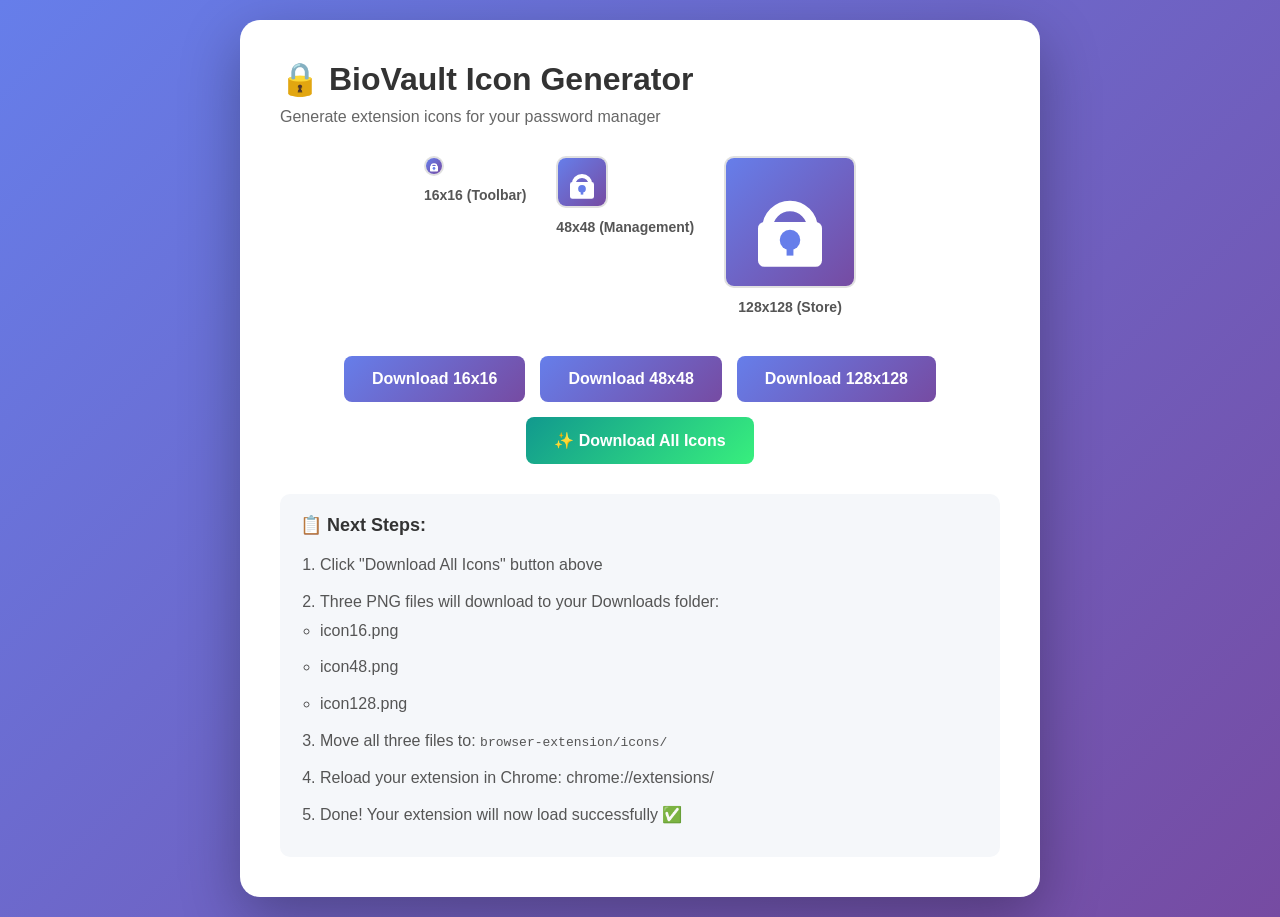
<file: browser-extension/icon-generator.html>
<!DOCTYPE html>
<html lang="en">
<head>
    <meta charset="UTF-8">
    <meta name="viewport" content="width=device-width, initial-scale=1.0">
    <title>BioVault Icon Generator</title>
    <style>
        * {
            margin: 0;
            padding: 0;
            box-sizing: border-box;
        }

        body {
            font-family: -apple-system, BlinkMacSystemFont, 'Segoe UI', Roboto, sans-serif;
            background: linear-gradient(135deg, #667eea 0%, #764ba2 100%);
            min-height: 100vh;
            display: flex;
            align-items: center;
            justify-content: center;
            padding: 20px;
        }

        .container {
            background: white;
            border-radius: 20px;
            padding: 40px;
            max-width: 800px;
            box-shadow: 0 20px 60px rgba(0,0,0,0.3);
        }

        h1 {
            color: #333;
            margin-bottom: 10px;
            font-size: 32px;
        }

        .subtitle {
            color: #666;
            margin-bottom: 30px;
            font-size: 16px;
        }

        .icon-preview {
            display: flex;
            gap: 30px;
            margin-bottom: 40px;
            justify-content: center;
            flex-wrap: wrap;
        }

        .icon-box {
            text-align: center;
        }

        .icon-box canvas {
            border: 2px solid #e0e0e0;
            border-radius: 10px;
            margin-bottom: 10px;
            display: block;
        }

        .icon-box label {
            font-weight: 600;
            color: #555;
            font-size: 14px;
        }

        .button-group {
            display: flex;
            gap: 15px;
            justify-content: center;
            flex-wrap: wrap;
        }

        button {
            background: linear-gradient(135deg, #667eea 0%, #764ba2 100%);
            color: white;
            border: none;
            padding: 14px 28px;
            border-radius: 8px;
            font-size: 16px;
            font-weight: 600;
            cursor: pointer;
            transition: transform 0.2s, box-shadow 0.2s;
        }

        button:hover {
            transform: translateY(-2px);
            box-shadow: 0 5px 15px rgba(102, 126, 234, 0.4);
        }

        button:active {
            transform: translateY(0);
        }

        .download-all {
            background: linear-gradient(135deg, #11998e 0%, #38ef7d 100%);
        }

        .instructions {
            background: #f5f7fa;
            padding: 20px;
            border-radius: 10px;
            margin-top: 30px;
        }

        .instructions h3 {
            color: #333;
            margin-bottom: 15px;
            font-size: 18px;
        }

        .instructions ol {
            margin-left: 20px;
            color: #555;
            line-height: 1.8;
        }

        .instructions li {
            margin-bottom: 8px;
        }

        .success {
            background: #d4edda;
            border: 1px solid #c3e6cb;
            color: #155724;
            padding: 15px;
            border-radius: 8px;
            margin-top: 20px;
            display: none;
        }

        .success.show {
            display: block;
        }
    </style>
</head>
<body>
    <div class="container">
        <h1>🔒 BioVault Icon Generator</h1>
        <p class="subtitle">Generate extension icons for your password manager</p>

        <div class="icon-preview">
            <div class="icon-box">
                <canvas id="icon16" width="16" height="16"></canvas>
                <label>16x16 (Toolbar)</label>
            </div>
            <div class="icon-box">
                <canvas id="icon48" width="48" height="48"></canvas>
                <label>48x48 (Management)</label>
            </div>
            <div class="icon-box">
                <canvas id="icon128" width="128" height="128"></canvas>
                <label>128x128 (Store)</label>
            </div>
        </div>

        <div class="button-group">
            <button onclick="downloadIcon(16)">Download 16x16</button>
            <button onclick="downloadIcon(48)">Download 48x48</button>
            <button onclick="downloadIcon(128)">Download 128x128</button>
            <button class="download-all" onclick="downloadAll()">✨ Download All Icons</button>
        </div>

        <div class="success" id="success">
            ✅ Icons downloaded! Now move them to the <code>browser-extension/icons/</code> folder.
        </div>

        <div class="instructions">
            <h3>📋 Next Steps:</h3>
            <ol>
                <li>Click "Download All Icons" button above</li>
                <li>Three PNG files will download to your Downloads folder:
                    <ul>
                        <li>icon16.png</li>
                        <li>icon48.png</li>
                        <li>icon128.png</li>
                    </ul>
                </li>
                <li>Move all three files to: <code>browser-extension/icons/</code></li>
                <li>Reload your extension in Chrome: chrome://extensions/</li>
                <li>Done! Your extension will now load successfully ✅</li>
            </ol>
        </div>
    </div>

    <script>
        // Draw icons on page load
        window.onload = function() {
            drawIcon(16);
            drawIcon(48);
            drawIcon(128);
        };

        function drawIcon(size) {
            const canvas = document.getElementById(`icon${size}`);
            const ctx = canvas.getContext('2d');

            // Create gradient background
            const gradient = ctx.createLinearGradient(0, 0, size, size);
            gradient.addColorStop(0, '#667eea');
            gradient.addColorStop(1, '#764ba2');

            // Fill background
            ctx.fillStyle = gradient;
            ctx.fillRect(0, 0, size, size);

            // Draw lock icon
            ctx.fillStyle = 'white';
            ctx.strokeStyle = 'white';
            ctx.lineWidth = size / 16;

            // Lock body
            const lockWidth = size * 0.5;
            const lockHeight = size * 0.35;
            const lockX = (size - lockWidth) / 2;
            const lockY = size * 0.5;
            const radius = size * 0.05;

            ctx.beginPath();
            ctx.moveTo(lockX + radius, lockY);
            ctx.lineTo(lockX + lockWidth - radius, lockY);
            ctx.arcTo(lockX + lockWidth, lockY, lockX + lockWidth, lockY + radius, radius);
            ctx.lineTo(lockX + lockWidth, lockY + lockHeight - radius);
            ctx.arcTo(lockX + lockWidth, lockY + lockHeight, lockX + lockWidth - radius, lockY + lockHeight, radius);
            ctx.lineTo(lockX + radius, lockY + lockHeight);
            ctx.arcTo(lockX, lockY + lockHeight, lockX, lockY + lockHeight - radius, radius);
            ctx.lineTo(lockX, lockY + radius);
            ctx.arcTo(lockX, lockY, lockX + radius, lockY, radius);
            ctx.closePath();
            ctx.fill();

            // Lock shackle
            const shackleWidth = size * 0.35;
            const shackleHeight = size * 0.25;
            const shackleX = (size - shackleWidth) / 2;
            const shackleY = lockY - shackleHeight + size * 0.05;

            ctx.beginPath();
            ctx.arc(size / 2, shackleY + shackleHeight, shackleWidth / 2, Math.PI, 0, false);
            ctx.lineWidth = size / 12;
            ctx.stroke();

            // Keyhole
            const keyholeSize = size * 0.08;
            ctx.beginPath();
            ctx.arc(size / 2, lockY + lockHeight * 0.4, keyholeSize, 0, Math.PI * 2);
            ctx.fillStyle = '#667eea';
            ctx.fill();

            // Keyhole slot
            ctx.fillRect(size / 2 - keyholeSize / 3, lockY + lockHeight * 0.4, keyholeSize / 1.5, lockHeight * 0.35);
        }

        function downloadIcon(size) {
            const canvas = document.getElementById(`icon${size}`);
            const link = document.createElement('a');
            link.download = `icon${size}.png`;
            link.href = canvas.toDataURL('image/png');
            link.click();

            // Show success message
            const successDiv = document.getElementById('success');
            successDiv.classList.add('show');
            setTimeout(() => successDiv.classList.remove('show'), 3000);
        }

        function downloadAll() {
            downloadIcon(16);
            setTimeout(() => downloadIcon(48), 100);
            setTimeout(() => downloadIcon(128), 200);
        }
    </script>
</body>
</html>
</file>
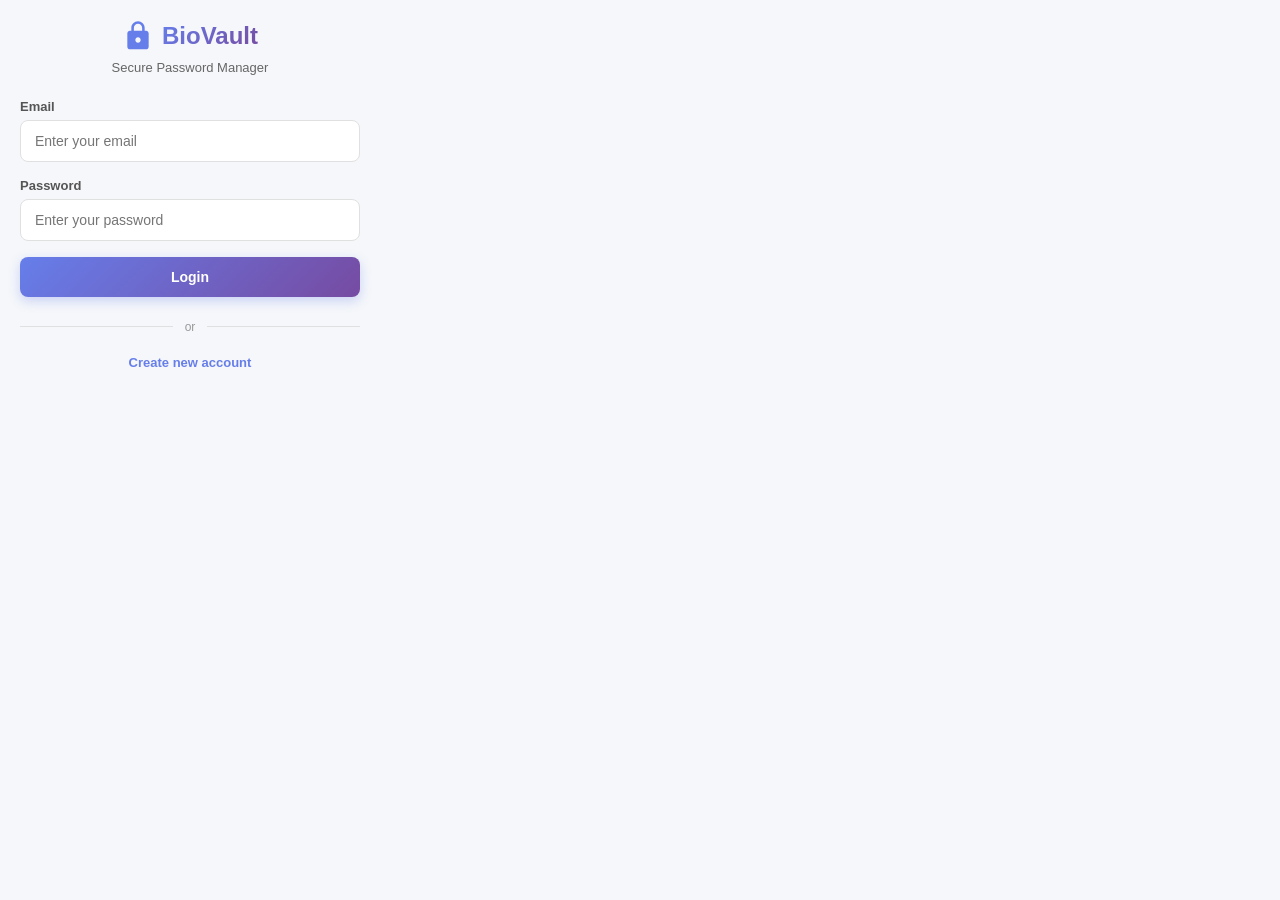
<file: browser-extension/popup.html>
<!DOCTYPE html>
<html lang="en">
<head>
  <meta charset="UTF-8">
  <meta name="viewport" content="width=device-width, initial-scale=1.0">
  <title>BioVault Password Manager</title>
  <link rel="stylesheet" href="popup.css">
</head>
<body>
  <!-- Login Screen -->
  <div id="loginScreen" class="screen">
    <div class="header">
      <div class="logo">
        <svg width="32" height="32" viewBox="0 0 24 24" fill="none">
          <path d="M18 8h-1V6c0-2.76-2.24-5-5-5S7 3.24 7 6v2H6c-1.1 0-2 .9-2 2v10c0 1.1.9 2 2 2h12c1.1 0 2-.9 2-2V10c0-1.1-.9-2-2-2zm-6 9c-1.1 0-2-.9-2-2s.9-2 2-2 2 .9 2 2-.9 2-2 2zm3.1-9H8.9V6c0-1.71 1.39-3.1 3.1-3.1 1.71 0 3.1 1.39 3.1 3.1v2z" fill="#667eea"/>
        </svg>
        <h1>BioVault</h1>
      </div>
      <p class="subtitle">Secure Password Manager</p>
    </div>

    <div class="login-form">
      <div class="form-group">
        <label for="loginEmail">Email</label>
        <input type="email" id="loginEmail" placeholder="Enter your email" required>
      </div>

      <div class="form-group">
        <label for="loginPassword">Password</label>
        <input type="password" id="loginPassword" placeholder="Enter your password" required>
      </div>

      <button id="loginButton" class="btn btn-primary">
        <span class="btn-text">Login</span>
        <span class="btn-loader" style="display: none;">
          <svg width="16" height="16" viewBox="0 0 24 24" fill="none">
            <circle cx="12" cy="12" r="10" stroke="white" stroke-width="3" stroke-linecap="round" stroke-dasharray="32" stroke-dashoffset="32">
              <animate attributeName="stroke-dashoffset" values="32;0" dur="1s" repeatCount="indefinite"/>
            </circle>
          </svg>
        </span>
      </button>

      <div id="loginError" class="error-message" style="display: none;"></div>

      <div class="divider">
        <span>or</span>
      </div>

      <a href="#" class="link" id="registerLink">Create new account</a>
    </div>
  </div>

  <!-- Main Screen (After Login) -->
  <div id="mainScreen" class="screen" style="display: none;">
    <div class="header">
      <div class="logo">
        <svg width="32" height="32" viewBox="0 0 24 24" fill="none">
          <path d="M18 8h-1V6c0-2.76-2.24-5-5-5S7 3.24 7 6v2H6c-1.1 0-2 .9-2 2v10c0 1.1.9 2 2 2h12c1.1 0 2-.9 2-2V10c0-1.1-.9-2-2-2zm-6 9c-1.1 0-2-.9-2-2s.9-2 2-2 2 .9 2 2-.9 2-2 2zm3.1-9H8.9V6c0-1.71 1.39-3.1 3.1-3.1 1.71 0 3.1 1.39 3.1 3.1v2z" fill="#667eea"/>
        </svg>
        <h1>BioVault</h1>
      </div>
      <button id="logoutButton" class="btn-icon" title="Logout">
        <svg width="20" height="20" viewBox="0 0 24 24" fill="none">
          <path d="M17 7l-1.41 1.41L18.17 11H8v2h10.17l-2.58 2.58L17 17l5-5zM4 5h8V3H4c-1.1 0-2 .9-2 2v14c0 1.1.9 2 2 2h8v-2H4V5z" fill="#666"/>
        </svg>
      </button>
    </div>

    <div class="user-info">
      <div class="user-avatar">
        <svg width="24" height="24" viewBox="0 0 24 24" fill="none">
          <path d="M12 2C6.48 2 2 6.48 2 12s4.48 10 10 10 10-4.48 10-10S17.52 2 12 2zm0 3c1.66 0 3 1.34 3 3s-1.34 3-3 3-3-1.34-3-3 1.34-3 3-3zm0 14.2c-2.5 0-4.71-1.28-6-3.22.03-1.99 4-3.08 6-3.08 1.99 0 5.97 1.09 6 3.08-1.29 1.94-3.5 3.22-6 3.22z" fill="white"/>
        </svg>
      </div>
      <div class="user-details">
        <div id="userName" class="user-name">User</div>
        <div id="userEmail" class="user-email">user@example.com</div>
      </div>
    </div>

    <div class="quick-actions">
      <button id="pairDeviceButton" class="btn btn-secondary">
        <svg width="18" height="18" viewBox="0 0 24 24" fill="none">
          <path d="M17 1.01L7 1c-1.1 0-2 .9-2 2v18c0 1.1.9 2 2 2h10c1.1 0 2-.9 2-2V3c0-1.1-.9-1.99-2-1.99zM17 19H7V5h10v14z" fill="currentColor"/>
        </svg>
        Pair Mobile Device
      </button>
      <button id="openDashboardButton" class="btn btn-secondary">
        <svg width="18" height="18" viewBox="0 0 24 24" fill="none">
          <path d="M19 3H5c-1.1 0-2 .9-2 2v14c0 1.1.9 2 2 2h14c1.1 0 2-.9 2-2V5c0-1.1-.9-2-2-2zm0 16H5V5h14v14z" fill="currentColor"/>
        </svg>
        Open Dashboard
      </button>
    </div>

    <div class="section-header">
      <h2>Saved Passwords</h2>
      <span id="passwordCount" class="badge">0</span>
    </div>

    <div id="passwordSearch" class="search-box">
      <svg width="18" height="18" viewBox="0 0 24 24" fill="none">
        <path d="M15.5 14h-.79l-.28-.27C15.41 12.59 16 11.11 16 9.5 16 5.91 13.09 3 9.5 3S3 5.91 3 9.5 5.91 16 9.5 16c1.61 0 3.09-.59 4.23-1.57l.27.28v.79l5 4.99L20.49 19l-4.99-5zm-6 0C7.01 14 5 11.99 5 9.5S7.01 5 9.5 5 14 7.01 14 9.5 11.99 14 9.5 14z" fill="#999"/>
      </svg>
      <input type="text" id="searchInput" placeholder="Search passwords...">
    </div>

    <div id="passwordList" class="password-list">
      <div class="empty-state">
        <svg width="64" height="64" viewBox="0 0 24 24" fill="none">
          <path d="M18 8h-1V6c0-2.76-2.24-5-5-5S7 3.24 7 6v2H6c-1.1 0-2 .9-2 2v10c0 1.1.9 2 2 2h12c1.1 0 2-.9 2-2V10c0-1.1-.9-2-2-2zm-6 9c-1.1 0-2-.9-2-2s.9-2 2-2 2 .9 2 2-.9 2-2 2zm3.1-9H8.9V6c0-1.71 1.39-3.1 3.1-3.1 1.71 0 3.1 1.39 3.1 3.1v2z" fill="#ddd"/>
        </svg>
        <p>No passwords saved yet</p>
        <small>Visit websites and save your login credentials</small>
      </div>
    </div>

    <div id="loadingSpinner" class="loading-spinner" style="display: none;">
      <svg width="40" height="40" viewBox="0 0 24 24" fill="none">
        <circle cx="12" cy="12" r="10" stroke="#667eea" stroke-width="3" stroke-linecap="round" stroke-dasharray="32" stroke-dashoffset="32">
          <animate attributeName="stroke-dashoffset" values="32;0" dur="1s" repeatCount="indefinite"/>
        </circle>
      </svg>
    </div>
  </div>

  <script src="popup.js"></script>
</body>
</html>
</file>
<file: browser-extension/popup.css>
/* BioVault Popup Styles */

* {
  margin: 0;
  padding: 0;
  box-sizing: border-box;
}

body {
  width: 380px;
  min-height: 500px;
  font-family: -apple-system, BlinkMacSystemFont, 'Segoe UI', Roboto, 'Helvetica Neue', Arial, sans-serif;
  background: #f5f7fa;
  color: #333;
}

.screen {
  padding: 20px;
}

/* Header */
.header {
  text-align: center;
  margin-bottom: 24px;
  position: relative;
}

.logo {
  display: flex;
  align-items: center;
  justify-content: center;
  gap: 8px;
  margin-bottom: 8px;
}

.logo h1 {
  font-size: 24px;
  font-weight: 700;
  background: linear-gradient(135deg, #667eea 0%, #764ba2 100%);
  -webkit-background-clip: text;
  -webkit-text-fill-color: transparent;
  background-clip: text;
}

.subtitle {
  font-size: 13px;
  color: #666;
  font-weight: 500;
}

/* Login Form */
.login-form {
  margin-top: 20px;
}

.form-group {
  margin-bottom: 16px;
}

.form-group label {
  display: block;
  font-size: 13px;
  font-weight: 600;
  color: #555;
  margin-bottom: 6px;
}

.form-group input {
  width: 100%;
  padding: 12px 14px;
  border: 1px solid #e0e0e0;
  border-radius: 8px;
  font-size: 14px;
  transition: all 0.3s ease;
}

.form-group input:focus {
  outline: none;
  border-color: #667eea;
  box-shadow: 0 0 0 3px rgba(102, 126, 234, 0.1);
}

/* Buttons */
.btn {
  width: 100%;
  padding: 12px 20px;
  border: none;
  border-radius: 8px;
  font-size: 14px;
  font-weight: 600;
  cursor: pointer;
  transition: all 0.3s ease;
  display: flex;
  align-items: center;
  justify-content: center;
  gap: 8px;
}

.btn-primary {
  background: linear-gradient(135deg, #667eea 0%, #764ba2 100%);
  color: white;
  box-shadow: 0 4px 12px rgba(102, 126, 234, 0.3);
}

.btn-primary:hover {
  transform: translateY(-2px);
  box-shadow: 0 6px 16px rgba(102, 126, 234, 0.4);
}

.btn-primary:active {
  transform: translateY(0);
}

.btn-primary:disabled {
  opacity: 0.6;
  cursor: not-allowed;
  transform: none;
}

.btn-secondary {
  background: white;
  color: #667eea;
  border: 1px solid #e0e0e0;
}

.btn-secondary:hover {
  background: #f5f7fa;
  border-color: #667eea;
}

.btn-icon {
  background: none;
  border: none;
  padding: 6px;
  cursor: pointer;
  color: #666;
  border-radius: 6px;
  transition: all 0.2s ease;
  display: flex;
  align-items: center;
  justify-content: center;
}

.btn-icon:hover {
  background: #f5f7fa;
  color: #667eea;
}

.btn-delete:hover {
  background: #ffebee;
  color: #f44336;
}

/* Error Message */
.error-message {
  margin-top: 12px;
  padding: 10px 12px;
  background: #ffebee;
  color: #c62828;
  border-radius: 6px;
  font-size: 13px;
  border-left: 3px solid #f44336;
}

/* Divider */
.divider {
  margin: 20px 0;
  text-align: center;
  position: relative;
}

.divider::before {
  content: '';
  position: absolute;
  top: 50%;
  left: 0;
  right: 0;
  height: 1px;
  background: #e0e0e0;
}

.divider span {
  background: #f5f7fa;
  padding: 0 12px;
  font-size: 12px;
  color: #999;
  position: relative;
  z-index: 1;
}

/* Link */
.link {
  display: block;
  text-align: center;
  color: #667eea;
  text-decoration: none;
  font-size: 13px;
  font-weight: 600;
}

.link:hover {
  text-decoration: underline;
}

/* User Info */
.user-info {
  display: flex;
  align-items: center;
  gap: 12px;
  padding: 16px;
  background: linear-gradient(135deg, #667eea 0%, #764ba2 100%);
  border-radius: 12px;
  margin-bottom: 20px;
}

.user-avatar {
  width: 48px;
  height: 48px;
  border-radius: 50%;
  background: rgba(255, 255, 255, 0.2);
  display: flex;
  align-items: center;
  justify-content: center;
  flex-shrink: 0;
}

.user-details {
  flex: 1;
  overflow: hidden;
}

.user-name {
  font-size: 16px;
  font-weight: 600;
  color: white;
  margin-bottom: 2px;
}

.user-email {
  font-size: 12px;
  color: rgba(255, 255, 255, 0.8);
  overflow: hidden;
  text-overflow: ellipsis;
  white-space: nowrap;
}

#logoutButton {
  position: absolute;
  top: 0;
  right: 0;
}

/* Quick Actions */
.quick-actions {
  display: grid;
  grid-template-columns: 1fr 1fr;
  gap: 10px;
  margin-bottom: 20px;
}

/* Section Header */
.section-header {
  display: flex;
  align-items: center;
  justify-content: space-between;
  margin-bottom: 12px;
}

.section-header h2 {
  font-size: 16px;
  font-weight: 600;
  color: #333;
}

.badge {
  background: #667eea;
  color: white;
  padding: 2px 8px;
  border-radius: 12px;
  font-size: 12px;
  font-weight: 600;
}

/* Search Box */
.search-box {
  position: relative;
  margin-bottom: 12px;
}

.search-box svg {
  position: absolute;
  left: 12px;
  top: 50%;
  transform: translateY(-50%);
  pointer-events: none;
}

.search-box input {
  width: 100%;
  padding: 10px 12px 10px 40px;
  border: 1px solid #e0e0e0;
  border-radius: 8px;
  font-size: 13px;
}

.search-box input:focus {
  outline: none;
  border-color: #667eea;
}

/* Password List */
.password-list {
  max-height: 300px;
  overflow-y: auto;
  margin-bottom: 12px;
}

.password-list::-webkit-scrollbar {
  width: 6px;
}

.password-list::-webkit-scrollbar-track {
  background: #f1f1f1;
  border-radius: 3px;
}

.password-list::-webkit-scrollbar-thumb {
  background: #ccc;
  border-radius: 3px;
}

.password-list::-webkit-scrollbar-thumb:hover {
  background: #999;
}

.password-item {
  display: flex;
  align-items: center;
  gap: 12px;
  padding: 12px;
  background: white;
  border-radius: 8px;
  margin-bottom: 8px;
  transition: all 0.2s ease;
  border: 1px solid #e0e0e0;
}

.password-item:hover {
  box-shadow: 0 2px 8px rgba(0, 0, 0, 0.08);
  border-color: #667eea;
}

.password-icon {
  width: 36px;
  height: 36px;
  border-radius: 8px;
  overflow: hidden;
  flex-shrink: 0;
  background: #f5f7fa;
  display: flex;
  align-items: center;
  justify-content: center;
}

.password-icon img {
  width: 100%;
  height: 100%;
  object-fit: cover;
}

.password-info {
  flex: 1;
  overflow: hidden;
}

.password-domain {
  font-size: 14px;
  font-weight: 600;
  color: #333;
  overflow: hidden;
  text-overflow: ellipsis;
  white-space: nowrap;
}

.password-username {
  font-size: 12px;
  color: #666;
  overflow: hidden;
  text-overflow: ellipsis;
  white-space: nowrap;
}

.password-actions {
  display: flex;
  gap: 4px;
}

/* Empty State */
.empty-state {
  text-align: center;
  padding: 40px 20px;
}

.empty-state svg {
  margin-bottom: 16px;
  opacity: 0.5;
}

.empty-state p {
  font-size: 14px;
  color: #666;
  font-weight: 600;
  margin-bottom: 6px;
}

.empty-state small {
  font-size: 12px;
  color: #999;
}

/* Loading Spinner */
.loading-spinner {
  display: flex;
  align-items: center;
  justify-content: center;
  padding: 40px;
}

/* Notification */
.notification {
  position: fixed;
  top: 20px;
  right: 20px;
  padding: 12px 16px;
  border-radius: 8px;
  font-size: 13px;
  font-weight: 600;
  color: white;
  box-shadow: 0 4px 12px rgba(0, 0, 0, 0.15);
  z-index: 10000;
  transform: translateX(400px);
  transition: transform 0.3s ease;
}

.notification-show {
  transform: translateX(0);
}

.notification-success {
  background: #4caf50;
}

.notification-error {
  background: #f44336;
}

.notification-info {
  background: #2196f3;
}

/* Animations */
@keyframes slideIn {
  from {
    opacity: 0;
    transform: translateY(10px);
  }
  to {
    opacity: 1;
    transform: translateY(0);
  }
}

.screen {
  animation: slideIn 0.3s ease;
}
</file>
